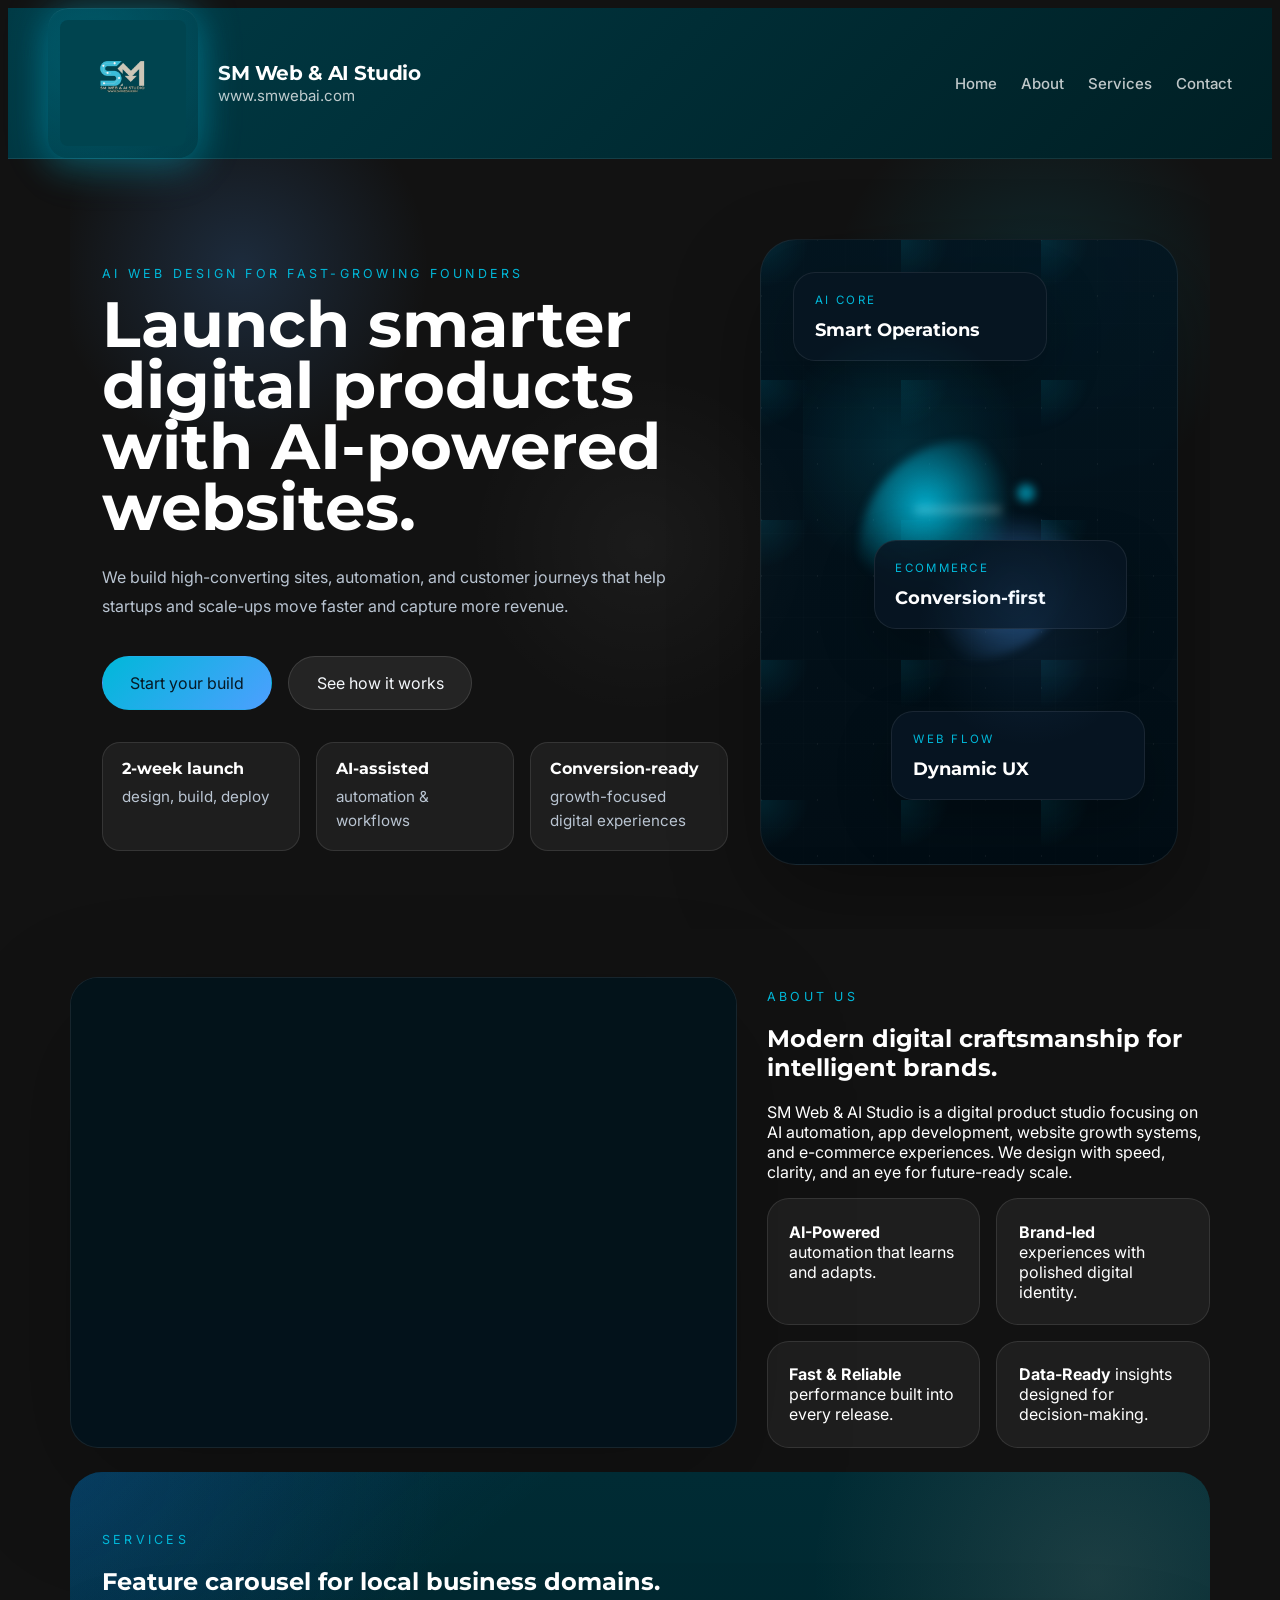
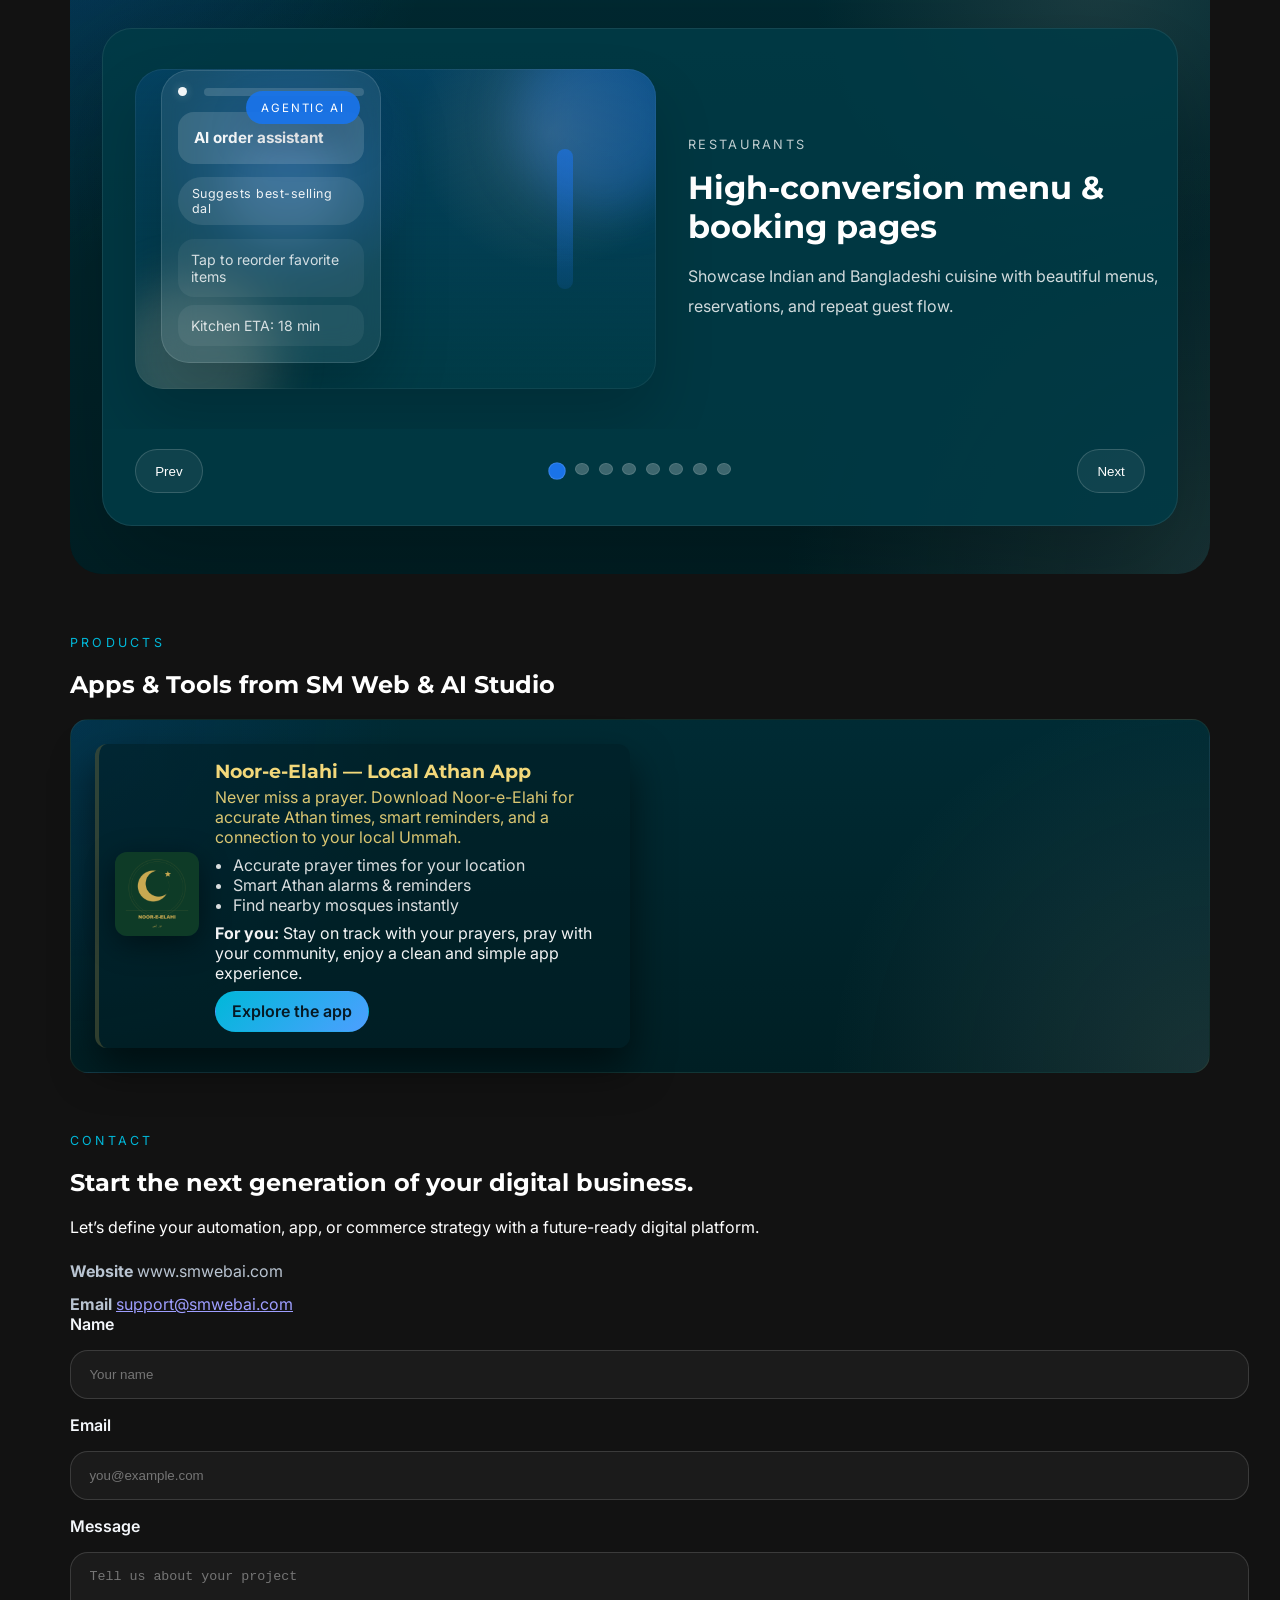
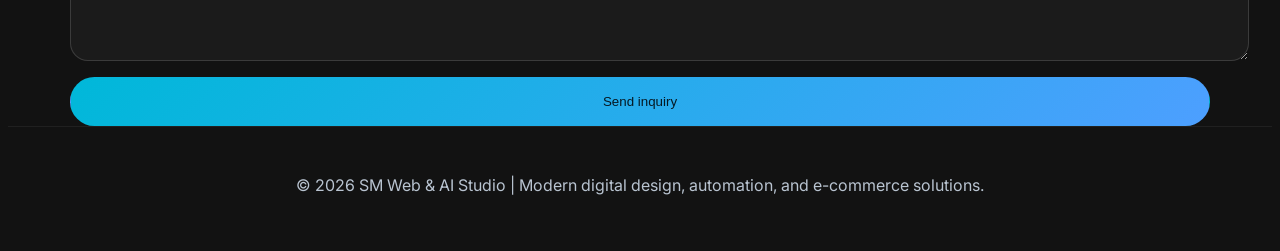
<file: index.html>
<!DOCTYPE html>
<html lang="en">
<head>
  <meta charset="UTF-8">
  <meta name="viewport" content="width=device-width, initial-scale=1.0">
  <meta name="description" content="SM Web & AI Studio delivers AI automation, app development, web design, digital solutions, and e-commerce services with modern, responsive experiences.">
  <title>SM Web & AI Studio</title>
  <link rel="icon" type="image/png" sizes="32x32" href="assets/favicon-32x32.png">
  <link rel="icon" type="image/png" sizes="16x16" href="assets/favicon-16x16.png">
  <link rel="shortcut icon" href="assets/favicon.ico">
  <link rel="apple-touch-icon" sizes="180x180" href="assets/favicon-180x180.png">
  <link rel="preconnect" href="https://fonts.googleapis.com">
  <link rel="preconnect" href="https://fonts.gstatic.com" crossorigin>
  <link href="https://fonts.googleapis.com/css2?family=Inter:wght@400;500;600;700&family=Montserrat:wght@600;700;800&display=swap" rel="stylesheet">
  <link rel="stylesheet" href="styles.css">
  <script defer src="script.js"></script>
</head>
<body>
  <div class="page-shell">
    <header class="site-header">
      <div class="brand">
        <div class="logo-wrap">
          <img id="brandLogo" class="brand-logo brand-logo--large" src="assets/logo.png" alt="SM Web & AI Studio logo" onerror="this.src='file:///C:/MK-Personal/MK-SOFTeng/SM-webandai/SMWEBAI-logo2/2.png';">
        </div>
        <div>
          <p class="brand-name">SM Web & AI Studio</p>
          <span class="brand-subtitle">www.smwebai.com</span>
        </div>
      </div>
      <button class="nav-toggle" aria-controls="site-navigation" aria-expanded="false">
        <span class="sr-only">Toggle navigation</span>
        <span></span>
        <span></span>
        <span></span>
      </button>
      <nav id="site-navigation" class="site-navigation" aria-label="Primary navigation">
        <ul class="nav-list">
          <li><a href="#home">Home</a></li>
          <li><a href="#about">About</a></li>
          <li><a href="#services">Services</a></li>
          <li><a href="#contact">Contact</a></li>
        </ul>
      </nav>
    </header>

    <main>
      <div class="content">
      <section class="hero" id="home">
        <div class="hero-copy">
          <p class="eyebrow">AI web design for fast-growing founders</p>
          <h1>Launch smarter digital products with AI-powered websites.</h1>
          <p class="hero-text">We build high-converting sites, automation, and customer journeys that help startups and scale-ups move faster and capture more revenue.</p>
          <div class="hero-actions">
            <a class="button button-primary" href="#contact">Start your build</a>
            <a class="button button-secondary" href="#services">See how it works</a>
          </div>
          <div class="hero-flash">
            <div>
              <strong>2-week launch</strong>
              <span>design, build, deploy</span>
            </div>
            <div>
              <strong>AI-assisted</strong>
              <span>automation & workflows</span>
            </div>
            <div>
              <strong>Conversion-ready</strong>
              <span>growth-focused digital experiences</span>
            </div>
          </div>
        </div>

        <canvas id="network-canvas" class="network-canvas" aria-hidden="true"></canvas>

        <aside class="hero-aside" aria-hidden="true">
          <div class="hero-visual">
            <div class="visual-grid"></div>
            <div class="visual-orb">
              <span></span>
              <span></span>
              <span></span>
            </div>
            <div class="visual-card card-1">
              <span>AI CORE</span>
              <strong>Smart Operations</strong>
            </div>
            <div class="visual-card card-2">
              <span>WEB FLOW</span>
              <strong>Dynamic UX</strong>
            </div>
            <div class="visual-card card-3">
              <span>ECOMMERCE</span>
              <strong>Conversion-first</strong>
            </div>
          </div>
        </aside>
      </section>

      <section class="about" id="about">
        <div class="about-grid about-grid--futuristic">
          <div class="about-video__wrap">
            <video class="about-video__player" autoplay muted loop playsinline>
              <source src="assets/SM-animated Logo5.mp4" type="video/mp4">
              Your browser does not support the video preview.
            </video>
          </div>
          <div>
            <div class="section-header">
              <p class="section-eyebrow">About us</p>
              <h2>Modern digital craftsmanship for intelligent brands.</h2>
            </div>
            <p>SM Web & AI Studio is a digital product studio focusing on AI automation, app development, website growth systems, and e-commerce experiences. We design with speed, clarity, and an eye for future-ready scale.</p>
            <div class="about-stats futuristic-stats">
              <div>
                <strong>AI-Powered</strong>
                <span>automation that learns and adapts.</span>
              </div>
              <div>
                <strong>Brand-led</strong>
                <span>experiences with polished digital identity.</span>
              </div>
              <div>
                <strong>Fast & Reliable</strong>
                <span>performance built into every release.</span>
              </div>
              <div>
                <strong>Data-Ready</strong>
                <span>insights designed for decision-making.</span>
              </div>
            </div>
          </div>
        </div>
      </section>

      <section class="services services-carousel" id="services">
        <div class="section-header">
          <p class="section-eyebrow">Services</p>
          <h2>Feature carousel for local business domains.</h2>
        </div>
        <div class="carousel-outer">
          <div class="carousel-track-wrapper">
            <div class="carousel-track">
              <article class="carousel-slide active" data-index="0">
                <div class="slide-visual slide-visual--restaurant">
                  <div class="slide-glow"></div>
                  <div class="slide-shape slide-shape--circle"></div>
                  <div class="slide-shape slide-shape--stripe"></div>
                  <div class="slide-app slide-app--ai">
                    <div class="app-device">
                      <div class="app-header"><span class="app-dot"></span><span></span><span></span></div>
                      <div class="app-body">
                        <div class="app-row app-row--lead">AI order assistant</div>
                        <div class="app-pill">Suggests best-selling dal</div>
                        <div class="app-list">
                          <div class="app-list-item">Tap to reorder favorite items</div>
                          <div class="app-list-item">Kitchen ETA: 18 min</div>
                        </div>
                      </div>
                    </div>
                    <div class="slide-badge slide-badge--agent">Agentic AI</div>
                  </div>
                </div>
                <div class="slide-copy">
                  <span class="slide-tag">Restaurants</span>
                  <h3>High-conversion menu & booking pages</h3>
                  <p>Showcase Indian and Bangladeshi cuisine with beautiful menus, reservations, and repeat guest flow.</p>
                </div>
              </article>
              <article class="carousel-slide" data-index="1">
                <div class="slide-visual slide-visual--grocery">
                  <div class="slide-glow"></div>
                  <div class="slide-shape slide-shape--dot"></div>
                  <div class="slide-shape slide-shape--grid"></div>
                  <div class="slide-app slide-app--fresh">
                    <div class="app-device">
                      <div class="app-header"><span class="app-dot"></span><span></span><span></span></div>
                      <div class="app-body">
                        <div class="app-row app-row--lead">Orders ready</div>
                        <div class="app-pill app-pill--fresh">Fresh pickup slot</div>
                        <div class="app-list">
                          <div class="app-list-item">3 items in basket</div>
                          <div class="app-list-item">Local delivery by 5:20 PM</div>
                        </div>
                      </div>
                    </div>
                    <div class="slide-badge slide-badge--fresh">Fresh app</div>
                  </div>
                </div>
                <div class="slide-copy">
                  <span class="slide-tag">Groceries</span>
                  <h3>Pickup and delivery in one smooth flow</h3>
                  <p>Fast order pages, store highlights, and local delivery scheduling for neighborhood grocery stores.</p>
                </div>
              </article>
              <article class="carousel-slide" data-index="2">
                <div class="slide-visual slide-visual--coffee">
                  <div class="slide-glow"></div>
                  <div class="slide-shape slide-shape--bean"></div>
                  <div class="slide-shape slide-shape--arc"></div>
                </div>
                <div class="slide-copy">
                  <span class="slide-tag">Coffee Shops</span>
                  <h3>Warm, welcoming cafe experiences</h3>
                  <p>Menus, loyalty offers, and location pages designed for coffee lovers and community hangouts.</p>
                </div>
              </article>
              <article class="carousel-slide" data-index="3">
                <div class="slide-visual slide-visual--barber">
                  <div class="slide-glow"></div>
                  <div class="slide-shape slide-shape--line"></div>
                  <div class="slide-shape slide-shape--curve"></div>
                </div>
                <div class="slide-copy">
                  <span class="slide-tag">Barbers</span>
                  <h3>Refresh your booking and storefront image</h3>
                  <p>Modern service menus, appointment booking, and client trust signals for barbers and salons.</p>
                </div>
              </article>
              <article class="carousel-slide" data-index="4">
                <div class="slide-visual slide-visual--plumbing">
                  <div class="slide-glow"></div>
                  <div class="slide-shape slide-shape--drop"></div>
                  <div class="slide-shape slide-shape--wave"></div>
                  <div class="slide-app slide-app--service">
                    <div class="app-device">
                      <div class="app-header"><span class="app-dot"></span><span></span><span></span></div>
                      <div class="app-body">
                        <div class="app-row app-row--lead">Plumbing dispatch</div>
                        <div class="app-pill app-pill--service">Leak fix in 15 min</div>
                        <div class="app-list">
                          <div class="app-list-item">Schedule tech now</div>
                          <div class="app-list-item">Nearby certified plumber</div>
                        </div>
                      </div>
                    </div>
                    <div class="slide-badge slide-badge--service">Instant dispatch</div>
                  </div>
                </div>
                <div class="slide-copy">
                  <span class="slide-tag">Plumbing</span>
                  <h3>Emergency service pages that convert calls</h3>
                  <p>Clear service offers, rapid contact links, and trust-building local credentials.</p>
                </div>
              </article>
              <article class="carousel-slide" data-index="5">
                <div class="slide-visual slide-visual--hvac">
                  <div class="slide-glow"></div>
                  <div class="slide-shape slide-shape--fan"></div>
                  <div class="slide-shape slide-shape--line"></div>
                  <div class="slide-app slide-app--comfort">
                    <div class="app-device">
                      <div class="app-header"><span class="app-dot"></span><span></span><span></span></div>
                      <div class="app-body">
                        <div class="app-row app-row--lead">Comfort control</div>
                        <div class="app-pill app-pill--comfort">Smart thermostat online</div>
                        <div class="app-list">
                          <div class="app-list-item">Service appointment booked</div>
                          <div class="app-list-item">24/7 emergency access</div>
                        </div>
                      </div>
                    </div>
                    <div class="slide-badge slide-badge--comfort">Smart comfort</div>
                  </div>
                </div>
                <div class="slide-copy">
                  <span class="slide-tag">HVAC</span>
                  <h3>Cooling and heating services built for local trust</h3>
                  <p>Service descriptions, booking callouts, and equipment reliability messaging for home services.</p>
                </div>
              </article>
              <article class="carousel-slide" data-index="6">
                <div class="slide-visual slide-visual--construction">
                  <div class="slide-glow"></div>
                  <div class="slide-shape slide-shape--block"></div>
                  <div class="slide-shape slide-shape--beam"></div>
                </div>
                <div class="slide-copy">
                  <span class="slide-tag">Construction</span>
                  <h3>Project portfolios with lead-ready contact</h3>
                  <p>Showcase crew, completed works, and easy estimate request actions for builders.</p>
                </div>
              </article>
              <article class="carousel-slide" data-index="7">
                <div class="slide-visual slide-visual--retail">
                  <div class="slide-glow"></div>
                  <div class="slide-shape slide-shape--tag"></div>
                  <div class="slide-shape slide-shape--grid"></div>
                </div>
                <div class="slide-copy">
                  <span class="slide-tag">Retail</span>
                  <h3>Local storefronts with product highlight pages</h3>
                  <p>Store hours, featured collections, and neighborhood-focused shopping experiences.</p>
                </div>
              </article>
            </div>
          </div>
          <div class="carousel-controls">
            <button type="button" class="carousel-btn carousel-btn--prev">Prev</button>
            <div class="carousel-dots"></div>
            <button type="button" class="carousel-btn carousel-btn--next">Next</button>
          </div>
        </div>
      </section>

      <section class="products" id="products">
        <div class="section-header">
          <p class="section-eyebrow">Products</p>
          <h2>Apps & Tools from SM Web & AI Studio</h2>
        </div>
        <div class="products-grid">
          <article class="product-card" id="noor-e-elahi">
            <div class="product-media">
              <img src="assets/noor-e-elahi.png" alt="Noor-e-Elahi logo" onerror="this.src='assets/placeholder-app.png';">
            </div>
            <div class="product-copy">
              <h3>Noor-e-Elahi — Local Athan App</h3>
              <p class="product-summary">Never miss a prayer. Download Noor-e-Elahi for accurate Athan times, smart reminders, and a connection to your local Ummah.</p>
              <ul class="product-features">
                <li>Accurate prayer times for your location</li>
                <li>Smart Athan alarms & reminders</li>
                <li>Find nearby mosques instantly</li>
              </ul>
              <p class="product-benefits"><strong>For you:</strong> Stay on track with your prayers, pray with your community, enjoy a clean and simple app experience.</p>
              <div class="product-actions">
                <a class="button button-primary" href="noor-e-elahi.html">Explore the app</a>
              </div>
            </div>
          </article>
        </div>
      </section>

      <section class="contact" id="contact">
        <div class="section-header">
          <p class="section-eyebrow">Contact</p>
          <h2>Start the next generation of your digital business.</h2>
        </div>
        <div class="contact-grid">
          <div>
            <p>Let’s define your automation, app, or commerce strategy with a future-ready digital platform.</p>
            <ul class="contact-info">
              <li><strong>Website</strong> www.smwebai.com</li>
              <li><strong>Email</strong> <a href="mailto:support@smwebai.com">support@smwebai.com</a></li>
            </ul>
          </div>
          <form class="contact-form" action="https://formsubmit.co/support@smwebai.com" method="POST" target="_blank">
            <input type="hidden" name="_captcha" value="false">
            <input type="hidden" name="_subject" value="New inquiry from smwebai.com">
            <input type="hidden" name="_next" value="https://smwebai.com/?thank-you=1">

            <label for="name">Name</label>
            <input type="text" id="name" name="name" placeholder="Your name" required>

            <label for="email">Email</label>
            <input type="email" id="email" name="email" placeholder="you@example.com" required>

            <label for="message">Message</label>
            <textarea id="message" name="message" rows="5" placeholder="Tell us about your project"></textarea>

            <button type="submit" class="button button-primary">Send inquiry</button>
          </form>
        </div>
      </section>
      </div>
    </main>

    <footer class="site-footer">
      <p>© 2026 SM Web & AI Studio | Modern digital design, automation, and e-commerce solutions.</p>
    </footer>
  </div>
</body>
</html>
</file>
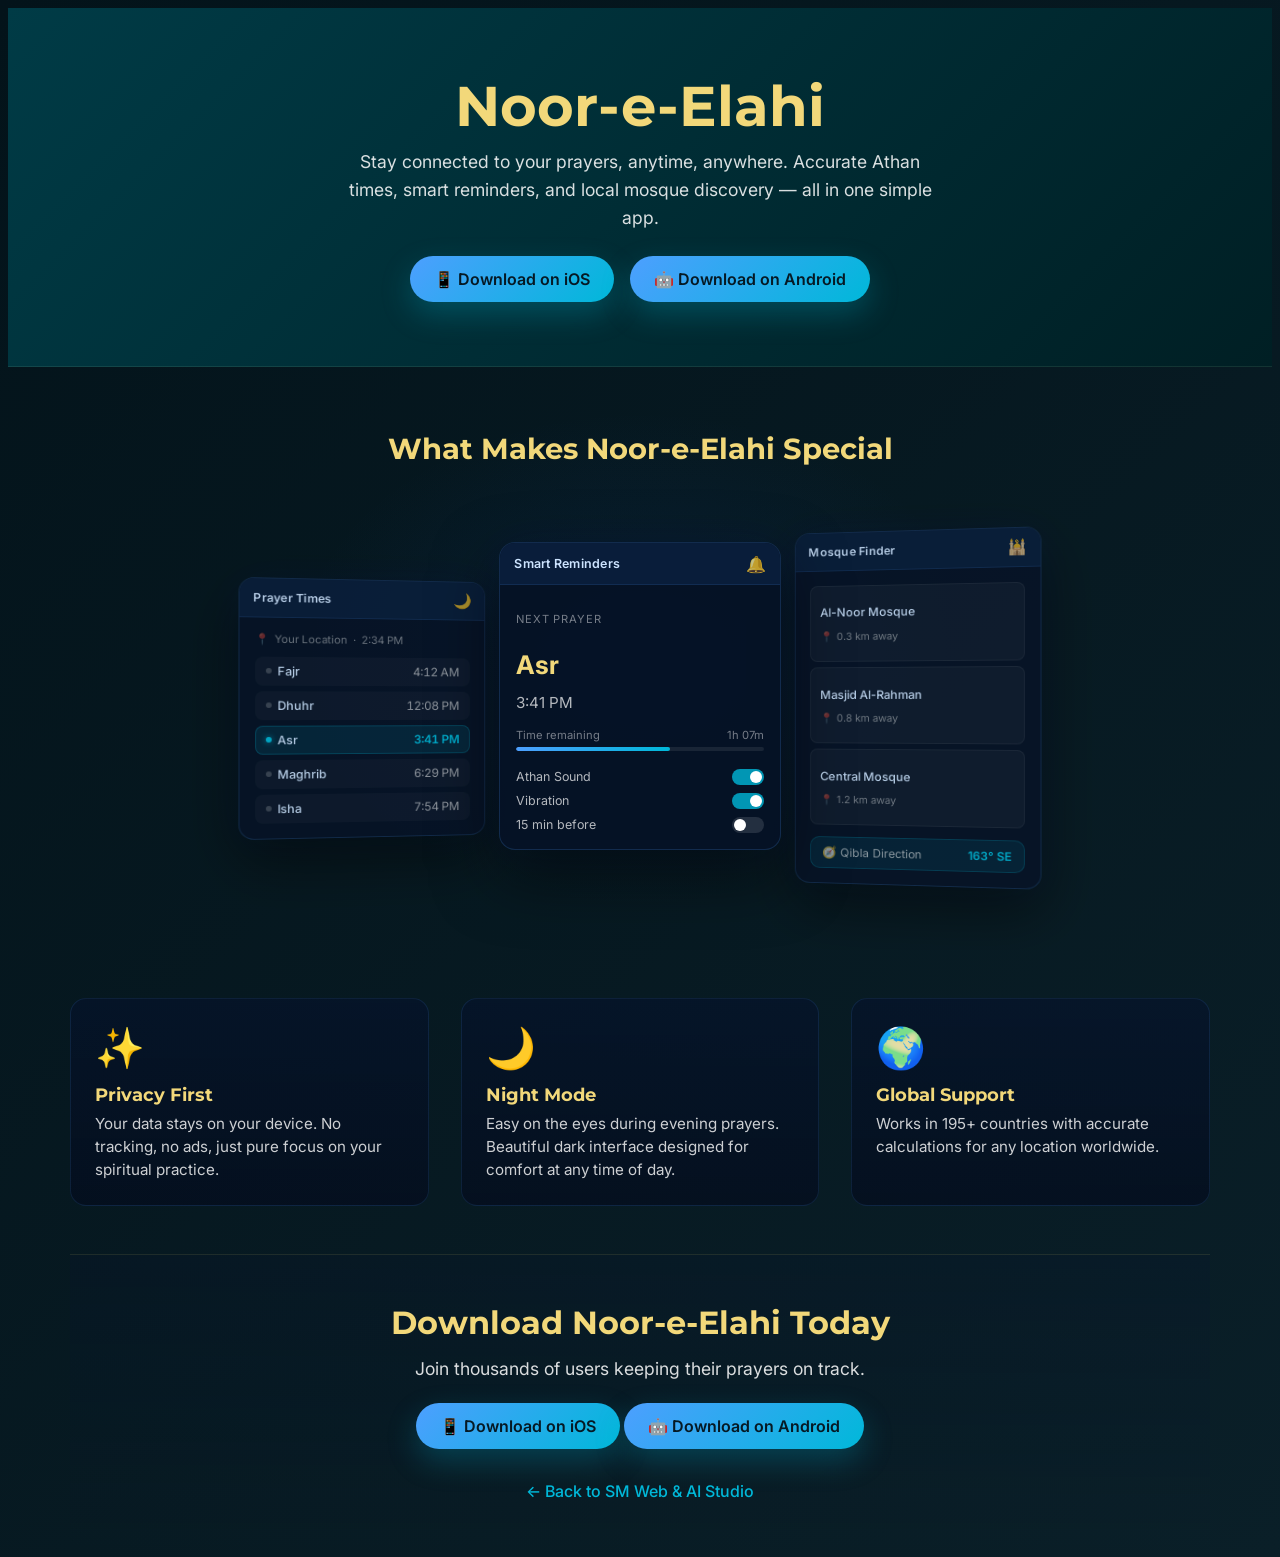
<file: noor-e-elahi.html>
<!DOCTYPE html>
<html lang="en">
<head>
  <meta charset="UTF-8">
  <meta name="viewport" content="width=device-width, initial-scale=1.0">
  <meta name="description" content="Noor-e-Elahi — A lightweight, prayer-focused app for accurate Athan times, alarms, and community connection.">
  <title>Noor-e-Elahi — Local Athan App</title>
  <link rel="preconnect" href="https://fonts.googleapis.com">
  <link rel="preconnect" href="https://fonts.gstatic.com" crossorigin>
  <link href="https://fonts.googleapis.com/css2?family=Inter:wght@400;500;600;700&family=Montserrat:wght@600;700;800&display=swap" rel="stylesheet">
  <link rel="stylesheet" href="styles.css">
  <style>
    body {
      background: linear-gradient(135deg, #03131a 0%, #0a1f28 100%);
      color: #f4f7fb;
    }
    .product-hero {
      padding: 4rem 2rem;
      text-align: center;
      background: linear-gradient(135deg, #003B46 0%, #001F24 100%);
      border-bottom: 1px solid rgba(242, 216, 122, 0.08);
    }
    .product-hero h1 {
      font-family: 'Montserrat', sans-serif;
      font-size: clamp(2rem, 5vw, 3.5rem);
      margin: 0 0 0.5rem 0;
      color: #f2d87a;
    }
    .product-hero .tagline {
      font-size: 1.1rem;
      color: rgba(255, 255, 255, 0.85);
      max-width: 600px;
      margin: 0 auto 1rem;
      line-height: 1.6;
    }
    .product-hero .download-buttons {
      display: flex;
      gap: 1rem;
      justify-content: center;
      flex-wrap: wrap;
      margin-top: 1.5rem;
    }
    .download-btn {
      display: inline-flex;
      align-items: center;
      gap: 0.5rem;
      padding: 0.8rem 1.5rem;
      background: linear-gradient(135deg, #4d9fff, #00b8d9);
      color: #061924;
      border: none;
      border-radius: 999px;
      font-weight: 600;
      cursor: pointer;
      text-decoration: none;
      transition: transform 0.2s ease, box-shadow 0.2s ease;
      box-shadow: 0 12px 30px rgba(0, 184, 217, 0.25);
    }
    .download-btn:hover {
      transform: translateY(-2px);
      box-shadow: 0 18px 40px rgba(0, 184, 217, 0.35);
    }
    .content-wrapper {
      max-width: 1140px;
      margin: 0 auto;
      padding: 0 1.25rem;
    }

    /* ── Floating Preview Section ── */
    .floating-preview {
      padding: 4rem 0 3rem;
      position: relative;
      overflow: hidden;
    }
    .floating-preview::before {
      content: '';
      position: absolute;
      top: 50%;
      left: 50%;
      transform: translate(-50%, -50%);
      width: 700px;
      height: 500px;
      background: radial-gradient(ellipse, rgba(30, 90, 200, 0.12), transparent 70%);
      pointer-events: none;
    }
    .floating-preview h2 {
      text-align: center;
      font-family: 'Montserrat', sans-serif;
      color: #f2d87a;
      margin: 0 0 3rem 0;
      font-size: 1.8rem;
      position: relative;
      z-index: 1;
    }
    .preview-stage {
      display: flex;
      align-items: center;
      justify-content: center;
      gap: 1.25rem;
      position: relative;
      z-index: 1;
      perspective: 1200px;
    }
    .preview-card {
      width: 260px;
      background: rgba(6, 18, 38, 0.96);
      border: 1px solid rgba(77, 159, 255, 0.18);
      border-radius: 16px;
      overflow: hidden;
      box-shadow: 0 24px 64px rgba(0, 0, 0, 0.55), 0 0 40px rgba(20, 80, 200, 0.08);
      flex-shrink: 0;
      transition: transform 0.35s ease, box-shadow 0.35s ease;
    }
    .preview-card:hover {
      box-shadow: 0 28px 72px rgba(0, 0, 0, 0.65), 0 0 60px rgba(0, 184, 217, 0.12);
    }
    .preview-card.card-left {
      transform: rotateY(12deg) translateX(16px) scale(0.92);
      opacity: 0.88;
      z-index: 1;
    }
    .preview-card.card-center {
      transform: translateY(-12px);
      z-index: 3;
      width: 280px;
    }
    .preview-card.card-right {
      transform: rotateY(-12deg) translateX(-16px) scale(0.92);
      opacity: 0.88;
      z-index: 1;
    }
    .pc-header {
      padding: 0.65rem 0.9rem;
      background: rgba(10, 30, 60, 0.9);
      border-bottom: 1px solid rgba(77, 159, 255, 0.12);
      display: flex;
      align-items: center;
      justify-content: space-between;
    }
    .pc-header-title {
      font-size: 0.78rem;
      font-weight: 600;
      color: #cde4ff;
      letter-spacing: 0.02em;
    }
    .pc-header-icon {
      font-size: 1rem;
      opacity: 0.75;
    }
    .pc-body {
      padding: 1rem;
    }

    /* Prayer Times card */
    .prayer-list {
      list-style: none;
      margin: 0;
      padding: 0;
      display: flex;
      flex-direction: column;
      gap: 0.35rem;
    }
    .prayer-row {
      display: flex;
      align-items: center;
      justify-content: space-between;
      padding: 0.45rem 0.6rem;
      border-radius: 8px;
      font-size: 0.8rem;
    }
    .prayer-row.active {
      background: rgba(0, 184, 217, 0.12);
      border: 1px solid rgba(0, 184, 217, 0.25);
    }
    .prayer-row:not(.active) {
      background: rgba(255, 255, 255, 0.03);
      border: 1px solid transparent;
    }
    .prayer-name {
      font-weight: 500;
      color: #cde4ff;
      display: flex;
      align-items: center;
      gap: 0.4rem;
    }
    .prayer-name .dot-indicator {
      width: 6px;
      height: 6px;
      border-radius: 50%;
      background: rgba(255,255,255,0.2);
      flex-shrink: 0;
    }
    .prayer-row.active .dot-indicator {
      background: #00b8d9;
      box-shadow: 0 0 6px rgba(0, 184, 217, 0.7);
    }
    .prayer-time {
      color: rgba(255,255,255,0.6);
      font-variant-numeric: tabular-nums;
    }
    .prayer-row.active .prayer-time {
      color: #00b8d9;
      font-weight: 600;
    }
    .location-bar {
      display: flex;
      align-items: center;
      gap: 0.4rem;
      font-size: 0.72rem;
      color: rgba(255,255,255,0.45);
      margin-bottom: 0.75rem;
    }

    /* Reminders card */
    .next-prayer-label {
      font-size: 0.7rem;
      text-transform: uppercase;
      letter-spacing: 0.08em;
      color: rgba(255,255,255,0.45);
      margin-bottom: 0.25rem;
    }
    .next-prayer-name {
      font-size: 1.6rem;
      font-weight: 700;
      color: #f2d87a;
      line-height: 1;
      margin-bottom: 0.2rem;
    }
    .next-prayer-time {
      font-size: 0.95rem;
      color: rgba(255,255,255,0.7);
      margin-bottom: 1rem;
    }
    .countdown-bar-wrap {
      margin-bottom: 1.1rem;
    }
    .countdown-label {
      display: flex;
      justify-content: space-between;
      font-size: 0.7rem;
      color: rgba(255,255,255,0.45);
      margin-bottom: 0.35rem;
    }
    .countdown-bar {
      height: 4px;
      background: rgba(255,255,255,0.08);
      border-radius: 99px;
      overflow: hidden;
    }
    .countdown-fill {
      height: 100%;
      width: 62%;
      background: linear-gradient(90deg, #4d9fff, #00b8d9);
      border-radius: 99px;
    }
    .notif-list {
      display: flex;
      flex-direction: column;
      gap: 0.5rem;
    }
    .notif-row {
      display: flex;
      align-items: center;
      justify-content: space-between;
      font-size: 0.78rem;
    }
    .notif-label {
      color: rgba(255,255,255,0.7);
    }
    .toggle {
      width: 32px;
      height: 16px;
      border-radius: 99px;
      position: relative;
      flex-shrink: 0;
    }
    .toggle.on {
      background: rgba(0, 184, 217, 0.8);
    }
    .toggle.off {
      background: rgba(255,255,255,0.12);
    }
    .toggle::after {
      content: '';
      position: absolute;
      top: 2px;
      width: 12px;
      height: 12px;
      border-radius: 50%;
      background: #fff;
      transition: left 0.2s;
    }
    .toggle.on::after { left: 18px; }
    .toggle.off::after { left: 2px; }

    /* Mosque Finder card */
    .mosque-list {
      display: flex;
      flex-direction: column;
      gap: 0.4rem;
      margin-bottom: 0.85rem;
    }
    .mosque-row {
      padding: 0.55rem 0.6rem;
      border-radius: 8px;
      background: rgba(255,255,255,0.04);
      border: 1px solid rgba(255,255,255,0.06);
    }
    .mosque-name {
      font-size: 0.8rem;
      font-weight: 500;
      color: #cde4ff;
      margin-bottom: 0.15rem;
    }
    .mosque-dist {
      font-size: 0.7rem;
      color: rgba(255,255,255,0.45);
      display: flex;
      align-items: center;
      gap: 0.3rem;
    }
    .qibla-badge {
      display: flex;
      align-items: center;
      justify-content: space-between;
      padding: 0.55rem 0.75rem;
      background: rgba(0, 184, 217, 0.1);
      border: 1px solid rgba(0, 184, 217, 0.2);
      border-radius: 10px;
      font-size: 0.78rem;
    }
    .qibla-label {
      color: rgba(255,255,255,0.6);
    }
    .qibla-value {
      color: #00b8d9;
      font-weight: 600;
    }

    /* ── Feature Cards ── */
    .features-section {
      padding: 3rem 0;
      display: grid;
      grid-template-columns: repeat(auto-fit, minmax(280px, 1fr));
      gap: 2rem;
    }
    .feature-card {
      background: linear-gradient(180deg, rgba(5, 18, 45, 0.6), rgba(4, 12, 30, 0.7));
      border: 1px solid rgba(77, 159, 255, 0.12);
      border-radius: 16px;
      padding: 1.5rem;
      transition: transform 0.3s ease, box-shadow 0.3s ease;
    }
    .feature-card:hover {
      transform: translateY(-4px);
      box-shadow: 0 20px 50px rgba(0, 0, 0, 0.3), 0 0 30px rgba(0, 100, 200, 0.08);
    }
    .feature-card .icon {
      font-size: 2.5rem;
      margin-bottom: 0.75rem;
      display: inline-block;
    }
    .feature-card h3 {
      margin: 0 0 0.5rem 0;
      color: #f2d87a;
      font-size: 1.1rem;
    }
    .feature-card p {
      margin: 0;
      color: rgba(255, 255, 255, 0.8);
      font-size: 0.95rem;
      line-height: 1.5;
    }

    /* ── CTA ── */
    .cta-section {
      padding: 3rem 0;
      text-align: center;
      background: linear-gradient(180deg, rgba(5, 18, 45, 0.2), transparent);
      border-top: 1px solid rgba(242, 216, 122, 0.1);
    }
    .cta-section h2 {
      font-size: 2rem;
      color: #f2d87a;
      margin: 0 0 1rem 0;
      font-family: 'Montserrat', sans-serif;
    }
    .cta-section p {
      font-size: 1.1rem;
      color: rgba(255, 255, 255, 0.85);
      margin: 0 0 1.5rem 0;
    }
    .back-link {
      display: inline-block;
      margin-top: 2rem;
      color: #00b8d9;
      text-decoration: none;
      font-weight: 500;
      transition: color 0.2s ease;
    }
    .back-link:hover {
      color: #4d9fff;
    }

    @media (max-width: 768px) {
      .preview-stage {
        flex-direction: column;
        align-items: center;
        perspective: none;
      }
      .preview-card.card-left,
      .preview-card.card-right {
        transform: none;
        opacity: 1;
        width: 260px;
      }
      .preview-card.card-center {
        transform: none;
        width: 260px;
      }
    }
  </style>
</head>
<body>
  <div class="product-hero">
    <div class="content-wrapper">
      <h1>Noor-e-Elahi</h1>
      <p class="tagline">Stay connected to your prayers, anytime, anywhere. Accurate Athan times, smart reminders, and local mosque discovery — all in one simple app.</p>
      <div class="download-buttons">
        <a href="#" class="download-btn">📱 Download on iOS</a>
        <a href="#" class="download-btn">🤖 Download on Android</a>
      </div>
    </div>
  </div>

  <div class="content-wrapper">

    <!-- Floating App Preview -->
    <section class="floating-preview">
      <h2>What Makes Noor-e-Elahi Special</h2>
      <div class="preview-stage">

        <!-- Card 1: Prayer Times -->
        <div class="preview-card card-left">
          <div class="pc-header">
            <span class="pc-header-title">Prayer Times</span>
            <span class="pc-header-icon">🌙</span>
          </div>
          <div class="pc-body">
            <div class="location-bar">
              <span>📍</span>
              <span>Your Location &nbsp;·&nbsp; 2:34 PM</span>
            </div>
            <ul class="prayer-list">
              <li class="prayer-row">
                <span class="prayer-name"><span class="dot-indicator"></span>Fajr</span>
                <span class="prayer-time">4:12 AM</span>
              </li>
              <li class="prayer-row">
                <span class="prayer-name"><span class="dot-indicator"></span>Dhuhr</span>
                <span class="prayer-time">12:08 PM</span>
              </li>
              <li class="prayer-row active">
                <span class="prayer-name"><span class="dot-indicator"></span>Asr</span>
                <span class="prayer-time">3:41 PM</span>
              </li>
              <li class="prayer-row">
                <span class="prayer-name"><span class="dot-indicator"></span>Maghrib</span>
                <span class="prayer-time">6:29 PM</span>
              </li>
              <li class="prayer-row">
                <span class="prayer-name"><span class="dot-indicator"></span>Isha</span>
                <span class="prayer-time">7:54 PM</span>
              </li>
            </ul>
          </div>
        </div>

        <!-- Card 2: Smart Reminders (center) -->
        <div class="preview-card card-center">
          <div class="pc-header">
            <span class="pc-header-title">Smart Reminders</span>
            <span class="pc-header-icon">🔔</span>
          </div>
          <div class="pc-body">
            <p class="next-prayer-label">Next Prayer</p>
            <p class="next-prayer-name">Asr</p>
            <p class="next-prayer-time">3:41 PM</p>
            <div class="countdown-bar-wrap">
              <div class="countdown-label">
                <span>Time remaining</span>
                <span>1h 07m</span>
              </div>
              <div class="countdown-bar">
                <div class="countdown-fill"></div>
              </div>
            </div>
            <div class="notif-list">
              <div class="notif-row">
                <span class="notif-label">Athan Sound</span>
                <div class="toggle on"></div>
              </div>
              <div class="notif-row">
                <span class="notif-label">Vibration</span>
                <div class="toggle on"></div>
              </div>
              <div class="notif-row">
                <span class="notif-label">15 min before</span>
                <div class="toggle off"></div>
              </div>
            </div>
          </div>
        </div>

        <!-- Card 3: Mosque Finder -->
        <div class="preview-card card-right">
          <div class="pc-header">
            <span class="pc-header-title">Mosque Finder</span>
            <span class="pc-header-icon">🕌</span>
          </div>
          <div class="pc-body">
            <div class="mosque-list">
              <div class="mosque-row">
                <p class="mosque-name">Al-Noor Mosque</p>
                <p class="mosque-dist"><span>📍</span> 0.3 km away</p>
              </div>
              <div class="mosque-row">
                <p class="mosque-name">Masjid Al-Rahman</p>
                <p class="mosque-dist"><span>📍</span> 0.8 km away</p>
              </div>
              <div class="mosque-row">
                <p class="mosque-name">Central Mosque</p>
                <p class="mosque-dist"><span>📍</span> 1.2 km away</p>
              </div>
            </div>
            <div class="qibla-badge">
              <span class="qibla-label">🧭 Qibla Direction</span>
              <span class="qibla-value">163° SE</span>
            </div>
          </div>
        </div>

      </div>
    </section>

    <section class="features-section">
      <div class="feature-card">
        <div class="icon">✨</div>
        <h3>Privacy First</h3>
        <p>Your data stays on your device. No tracking, no ads, just pure focus on your spiritual practice.</p>
      </div>
      <div class="feature-card">
        <div class="icon">🌙</div>
        <h3>Night Mode</h3>
        <p>Easy on the eyes during evening prayers. Beautiful dark interface designed for comfort at any time of day.</p>
      </div>
      <div class="feature-card">
        <div class="icon">🌍</div>
        <h3>Global Support</h3>
        <p>Works in 195+ countries with accurate calculations for any location worldwide.</p>
      </div>
    </section>

    <section class="cta-section">
      <h2>Download Noor-e-Elahi Today</h2>
      <p>Join thousands of users keeping their prayers on track.</p>
      <div class="download-buttons">
        <a href="#" class="download-btn">📱 Download on iOS</a>
        <a href="#" class="download-btn">🤖 Download on Android</a>
      </div>
      <a href="index.html" class="back-link">← Back to SM Web & AI Studio</a>
    </section>
  </div>
</body>
</html>
</file>
<file: styles.css>
:root {
  color-scheme: dark;
  --bg: #03131a;
  --panel: rgba(4, 26, 38, 0.88);
  --panel-soft: rgba(6, 29, 45, 0.92);
  --text: #f4f7fb;
  --muted: #b9c4d1;
  --accent: #00b8d9;
  --accent-soft: #4d9fff;
  --contrast: #c5b8a5;
  --border: rgba(255, 255, 255, 0.1);
  --shadow: 0 34px 90px rgba(0, 0, 0, 0.32);
}

html {
  font-family: 'Inter', sans-serif;
}

h1, h2, h3, h4, h5, h6 {
  font-family: 'Montserrat', sans-serif;
}

.brand-logo {
  width: 50px;
  height: 50px;
  object-fit: contain;
  border-radius: 16px;
  background: rgba(0, 184, 217, 0.14);
  padding: 0.5rem;
  transition: transform 300ms ease, box-shadow 300ms ease;
  backface-visibility: hidden;
}

.brand-logo--large {
  width: 126px;
  height: 126px;
  border-radius: 20px;
  padding: 0.75rem;
  background: radial-gradient(circle at 30% 30%, rgba(0, 184, 217, 0.25), rgba(0, 184, 217, 0.08));
  box-shadow: 0 0 40px rgba(0, 184, 217, 0.4), 0 15px 40px rgba(0, 184, 217, 0.15), inset 0 1px 0 rgba(255, 255, 255, 0.06);
  transform: translateZ(0);
  will-change: transform, box-shadow;
}

@keyframes logo-pulse {
  0% { transform: scale(1); box-shadow: 0 0 40px rgba(0, 184, 217, 0.4), 0 15px 40px rgba(0, 184, 217, 0.15); }
  50% { transform: scale(1.06); box-shadow: 0 0 60px rgba(0, 184, 217, 0.5), 0 20px 50px rgba(0, 184, 217, 0.25); }
  100% { transform: scale(1); box-shadow: 0 0 40px rgba(0, 184, 217, 0.4), 0 15px 40px rgba(0, 184, 217, 0.15); }
}

@media (prefers-reduced-motion: no-preference) {
  .brand-logo--large {
    animation: logo-pulse 4.5s ease-in-out infinite;
  }
  .logo-wrap {
    cursor: pointer;
    perspective: 900px;
    display: inline-block;
  }
}

@media (prefers-reduced-motion: reduce) {
  .brand-logo--large {
    animation: none;
  }
}

.brand-logo:focus {
  outline: 2px solid rgba(0, 184, 217, 0.12);
}

.site-header {
  position: sticky;
  top: 0;
  z-index: 20;
  display: flex;
  align-items: center;
  justify-content: space-between;
  gap: 1.5rem;
  min-height: 128px;
  padding: 0 40px;
  background: linear-gradient(135deg, #003B46 0%, #001F24 100%);
  border-bottom: 1px solid rgba(255, 255, 255, 0.08);
  backdrop-filter: blur(18px);
}

.brand {
  display: flex;
  align-items: center;
  gap: 1.25rem;
  flex-shrink: 0;
}

.logo-wrap {
  display: grid;
  place-items: center;
}

.brand-name {
  margin: 0;
  font-family: 'Montserrat', sans-serif;
  font-size: 1.25rem;
  font-weight: 700;
  letter-spacing: -0.5px;
}

.brand-subtitle {
  color: rgba(255, 255, 255, 0.75);
  font-family: 'Inter', sans-serif;
  font-size: 15px;
  font-weight: 400;
}

.nav-toggle {
  display: none;
  border: 0;
  background: transparent;
  padding: 0.5rem;
  cursor: pointer;
}

.nav-toggle span {
  display: block;
  width: 25px;
  height: 2px;
  background: var(--text);
  margin: 5px 0;
  border-radius: 999px;
}

.site-navigation {
  display: flex;
}

.nav-list {
  list-style: none;
  margin: 0;
  padding: 0;
  display: flex;
  align-items: center;
  gap: 1.5rem;
}

.nav-list a {
  color: rgba(255, 255, 255, 0.75);
  font-family: 'Inter', sans-serif;
  font-weight: 500;
  font-size: 15px;
  text-decoration: none;
  transition: color 0.2s ease, transform 0.2s ease;
}

.nav-list a:hover,
.nav-list a:focus-visible {
  color: var(--text);
  transform: translateY(-1px);
}

.section-header {
  max-width: 760px;
  margin-bottom: 2rem;
}

.section-eyebrow,
.eyebrow {
  text-transform: uppercase;
  letter-spacing: 0.26em;
  color: var(--accent);
  font-size: 0.78rem;
  margin-bottom: 0.85rem;
}

.hero {
  padding: 5rem 2rem 4rem;
  display: grid;
  grid-template-columns: 1.2fr 0.8fr;
  gap: 2rem;
  align-items: center;
  position: relative;
  overflow: hidden;
}

.hero::before {
  content: '';
  position: absolute;
  inset: 0;
  background-image: radial-gradient(circle at 15% 14%, rgba(77, 159, 255, 0.18), transparent 16%),
    radial-gradient(circle at 85% 18%, rgba(0, 184, 217, 0.14), transparent 18%);
  pointer-events: none;
}

 .network-canvas {
  position: absolute;
  inset: 0;
  z-index: 0;
  width: 100%;
  height: 100%;
  display: block;
  pointer-events: none;
}

.hero::after {
  content: '';
  position: absolute;
  inset: 0;
  background: radial-gradient(circle at center, rgba(255,255,255,0.04), transparent 25%);
  pointer-events: none;
}

.hero-copy {
  position: relative;
  z-index: 1;
}

.hero h1 {
  font-family: 'Montserrat', sans-serif;
  font-size: clamp(3rem, 5vw, 4.8rem);
  line-height: 0.95;
  margin: 0;
  max-width: 13ch;
}

.hero-text {
  color: var(--muted);
  max-width: 42rem;
  margin: 1.6rem 0 2.2rem;
  line-height: 1.8;
}

.hero-actions {
  display: flex;
  flex-wrap: wrap;
  gap: 1rem;
}

.button {
  display: inline-flex;
  align-items: center;
  justify-content: center;
  padding: 1rem 1.7rem;
  border-radius: 999px;
  border: 1px solid transparent;
  text-decoration: none;
  transition: transform 0.2s ease, background-color 0.2s ease, box-shadow 0.2s ease;
}

.button:hover,
.button:focus-visible {
  transform: translateY(-1px);
  box-shadow: 0 18px 40px rgba(0, 184, 217, 0.18);
}

.button-primary {
  background: linear-gradient(135deg, var(--accent), var(--accent-soft));
  color: #061924;
}

.button-secondary {
  background: rgba(255, 255, 255, 0.08);
  color: var(--text);
  border-color: rgba(255, 255, 255, 0.12);
}

.hero-flash {
  display: grid;
  grid-template-columns: repeat(3, minmax(0, 1fr));
  gap: 1rem;
  margin-top: 2rem;
}

.content {
  max-width: 1140px;
  margin: 0 auto;
  padding: 0 1.25rem;
}

.services {
  padding: 4rem 0;
}

.services-carousel {
  background: radial-gradient(circle at top left, rgba(26, 115, 232, 0.14), transparent 28%),
    radial-gradient(circle at bottom right, rgba(197, 184, 165, 0.12), transparent 32%),
    linear-gradient(180deg, #002B34 0%, #001F24 100%);
  border-radius: 32px;
  padding: 3rem 2rem;
  position: relative;
  overflow: hidden;
}

.services-carousel::before {
  content: '';
  position: absolute;
  inset: 0;
  background: linear-gradient(140deg, rgba(26, 115, 232, 0.12), transparent 25%),
    radial-gradient(circle at 90% 15%, rgba(197, 184, 165, 0.14), transparent 24%);
  pointer-events: none;
}

.services-carousel .section-header {
  position: relative;
  z-index: 1;
}

.carousel-outer {
  position: relative;
  margin-top: 2rem;
  background: rgba(0, 59, 70, 0.88);
  border: 1px solid rgba(255, 255, 255, 0.08);
  border-radius: 30px;
  overflow: hidden;
  box-shadow: 0 40px 100px rgba(0, 0, 0, 0.25);
}

.carousel-track-wrapper {
  overflow: hidden;
  position: relative;
}

.carousel-track {
  display: flex;
  transition: transform 0.7s ease;
  will-change: transform;
}

.carousel-slide {
  min-width: 100%;
  padding: 2.5rem 2rem;
  display: grid;
  grid-template-columns: 1fr 1fr;
  gap: 2rem;
  align-items: center;
  opacity: 0.3;
  transform: scale(0.97);
  transition: opacity 0.5s ease, transform 0.5s ease;
}

.carousel-slide.active {
  opacity: 1;
  transform: scale(1);
}

.slide-visual {
  position: relative;
  min-height: 320px;
  border-radius: 28px;
  overflow: hidden;
  background: linear-gradient(180deg, rgba(26, 115, 232, 0.18), rgba(0, 59, 70, 0.95));
  box-shadow: inset 0 0 0 1px rgba(255, 255, 255, 0.06), 0 30px 60px rgba(0, 0, 0, 0.16);
}

.slide-visual::after,
.slide-visual::before {
  content: '';
  position: absolute;
  border-radius: 50%;
  filter: blur(24px);
}

.slide-visual::before {
  width: 180px;
  height: 180px;
  top: -40px;
  right: -40px;
  background: rgba(26, 115, 232, 0.35);
}

.slide-visual::after {
  width: 160px;
  height: 160px;
  bottom: -50px;
  left: -20px;
  background: rgba(197, 184, 165, 0.26);
}

.slide-visual .slide-glow {
  position: absolute;
  inset: 0;
  background: radial-gradient(circle at 30% 30%, rgba(26, 115, 232, 0.35), transparent 30%),
    radial-gradient(circle at 80% 20%, rgba(197, 184, 165, 0.18), transparent 28%);
  animation: glow-pulse 6s ease-in-out infinite;
}

@keyframes glow-pulse {
  0%, 100% { opacity: 0.9; transform: scale(1); }
  50% { opacity: 1; transform: scale(1.03); }
}

@keyframes float-slow {
  0%, 100% { transform: translateY(0); }
  50% { transform: translateY(-6px); }
}

.slide-shape {
  position: absolute;
  border-radius: 50%;
  opacity: 0.8;
  animation: float-slow 8s ease-in-out infinite;
}

/* Products grid and card styles for Noor-e-Elahi (gold on dark green) */
.products {
  padding: 3rem 0;
}
.products .section-header {
  margin-bottom: 1.25rem;
}
.products-grid {
  display: grid;
  grid-template-columns: 1fr;
  gap: 1.25rem;
  background: radial-gradient(circle at top left, rgba(26, 115, 232, 0.14), transparent 28%),
    radial-gradient(circle at bottom right, rgba(197, 184, 165, 0.12), transparent 32%),
    linear-gradient(180deg, #002B34 0%, #001F24 100%);
  padding: 1.5rem;
  border-radius: 18px;
  border: 1px solid rgba(212,171,80,0.08);
}
.product-card {
  display: flex;
  gap: 1rem;
  align-items: center;
  padding: 1rem;
  background: rgba(0, 30, 38, 0.6);
  border-radius: 12px;
  box-shadow: 0 20px 40px rgba(0,0,0,0.55);
  border-left: 4px solid rgba(212,171,80,0.22); /* gold accent */
}
.product-media img {
  width: 84px;
  height: 84px;
  object-fit: cover;
  border-radius: 12px;
  background: rgba(0,0,0,0.12);
  box-shadow: 0 8px 30px rgba(0,0,0,0.45), inset 0 1px 0 rgba(255,255,255,0.02);
}
.product-copy h3 {
  margin: 0 0 0.25rem 0;
  color: #f2d87a; /* warm gold */
}
.product-summary {
  margin: 0 0 0.5rem 0;
  color: rgba(242,216,122,0.9);
}
.product-features {
  margin: 0.5rem 0;
  padding-left: 1.1rem;
  color: rgba(255,255,255,0.85);
}
.product-benefits {
  margin: 0.5rem 0;
  color: rgba(255,255,255,0.95);
}
.product-actions .button-primary {
  padding: 0.6rem 1rem;
  border-radius: 999px;
  font-weight: 600;
}

@media (min-width: 900px) {
  .products-grid {
    grid-template-columns: repeat(2, 1fr);
  }
}

.slide-app {
  position: absolute;
  bottom: 1.6rem;
  left: 1.6rem;
  width: clamp(220px, 38%, 280px);
  z-index: 2;
  animation: float-slow 10s ease-in-out infinite;
}

.slide-app .app-device {
  position: relative;
  padding: 1rem;
  border-radius: 28px;
  background: rgba(255, 255, 255, 0.08);
  border: 1px solid rgba(255, 255, 255, 0.12);
  box-shadow: 0 28px 68px rgba(0, 0, 0, 0.22);
  backdrop-filter: blur(16px);
}

.slide-app .app-header {
  display: flex;
  align-items: center;
  gap: 0.55rem;
  margin-bottom: 1rem;
}

.slide-app .app-dot {
  width: 9px;
  height: 9px;
  border-radius: 50%;
  background: rgba(255, 255, 255, 0.95);
  box-shadow: 0 0 10px rgba(255, 255, 255, 0.24);
}

.slide-app .app-header span:last-child {
  flex: 1;
  height: 8px;
  border-radius: 999px;
  background: rgba(255, 255, 255, 0.15);
}

.slide-app .app-body {
  display: grid;
  gap: 0.85rem;
}

.slide-app .app-row {
  border-radius: 16px;
  padding: 0.95rem 1rem;
  background: rgba(255, 255, 255, 0.08);
  color: rgba(255, 255, 255, 0.95);
  font-size: 0.95rem;
  line-height: 1.4;
}

.slide-app .app-row--lead {
  background: rgba(255, 255, 255, 0.14);
  font-weight: 700;
}

.slide-app .app-pill {
  display: inline-flex;
  align-items: center;
  padding: 0.55rem 0.9rem;
  border-radius: 999px;
  background: rgba(255, 255, 255, 0.1);
  color: rgba(255, 255, 255, 0.92);
  font-size: 0.78rem;
  letter-spacing: 0.04em;
}

.slide-app .app-pill--fresh {
  background: rgba(197, 184, 165, 0.16);
}

.slide-app .app-pill--service {
  background: rgba(26, 115, 232, 0.18);
}

.slide-app .app-pill--comfort {
  background: rgba(255, 255, 255, 0.14);
}

.slide-app .app-list {
  display: grid;
  gap: 0.55rem;
}

.slide-app .app-list-item {
  display: inline-flex;
  align-items: center;
  gap: 0.65rem;
  padding: 0.75rem 0.85rem;
  border-radius: 16px;
  background: rgba(255, 255, 255, 0.06);
  color: rgba(255, 255, 255, 0.8);
  font-size: 0.88rem;
}

.slide-badge {
  position: absolute;
  top: 1.3rem;
  right: 1.3rem;
  padding: 0.6rem 0.95rem;
  border-radius: 999px;
  background: rgba(26, 115, 232, 0.95);
  color: #fff;
  font-size: 0.72rem;
  letter-spacing: 0.16em;
  text-transform: uppercase;
  box-shadow: 0 18px 42px rgba(0, 0, 0, 0.18);
}

.slide-badge--fresh {
  background: rgba(197, 184, 165, 0.9);
  color: #061924;
}

.slide-badge--service {
  background: rgba(255, 255, 255, 0.14);
  color: #fff;
}

.slide-badge--comfort {
  background: rgba(255, 255, 255, 0.12);
}

@media (max-width: 980px) {
  .slide-app {
    position: static;
    width: 100%;
    margin-top: 1.5rem;
  }
  .slide-visual {
    min-height: 240px;
  }
}

.slide-shape--circle {
  width: 110px;
  height: 110px;
  top: 20%;
  left: 18%;
  background: rgba(255, 255, 255, 0.08);
  box-shadow: 0 0 30px rgba(255, 255, 255, 0.08);
}

.slide-shape--stripe {
  width: 16px;
  height: 140px;
  top: 25%;
  right: 16%;
  border-radius: 999px;
  background: linear-gradient(180deg, rgba(26, 115, 232, 0.8), rgba(26, 115, 232, 0.18));
}

.slide-shape--dot {
  width: 90px;
  height: 90px;
  top: 22%;
  left: 22%;
  background: rgba(197, 184, 165, 0.2);
}

.slide-shape--grid {
  width: 28px;
  height: 28px;
  bottom: 22%;
  right: 18%;
  background: rgba(255, 255, 255, 0.08);
  box-shadow: inset 0 0 0 1px rgba(255, 255, 255, 0.15);
}

.slide-shape--bean {
  width: 130px;
  height: 110px;
  top: 15%;
  right: 18%;
  background: rgba(197, 184, 165, 0.14);
  transform: rotate(28deg);
}

.slide-shape--arc {
  width: 160px;
  height: 160px;
  bottom: 12%;
  left: 14%;
  border: 4px solid rgba(26, 115, 232, 0.34);
  border-radius: 50%;
}

.slide-shape--line {
  width: 6px;
  height: 160px;
  top: 14%;
  right: 20%;
  border-radius: 999px;
  background: linear-gradient(180deg, rgba(197, 184, 165, 0.8), transparent);
}

.slide-shape--curve {
  width: 130px;
  height: 100px;
  bottom: 18%;
  left: 18%;
  border: 3px solid rgba(255, 255, 255, 0.12);
  border-radius: 140px 140px 0 0;
}

.slide-shape--drop {
  width: 120px;
  height: 140px;
  top: 14%;
  left: 18%;
  background: rgba(26, 115, 232, 0.24);
  clip-path: ellipse(50% 40% at 50% 20%);
}

.slide-shape--wave {
  width: 95px;
  height: 95px;
  bottom: 18%;
  right: 22%;
  background: rgba(255, 255, 255, 0.08);
  border-radius: 0 50% 50% 50%;
}

.slide-shape--fan {
  width: 130px;
  height: 130px;
  top: 18%;
  right: 18%;
  background: rgba(197, 184, 165, 0.16);
  clip-path: polygon(50% 0%, 100% 50%, 50% 100%, 0% 50%);
}

.slide-shape--block {
  width: 110px;
  height: 110px;
  top: 18%;
  left: 18%;
  background: rgba(255, 255, 255, 0.1);
}

.slide-shape--beam {
  width: 12px;
  height: 120px;
  bottom: 20%;
  right: 18%;
  background: rgba(26, 115, 232, 0.45);
}

.slide-shape--tag {
  width: 100px;
  height: 42px;
  top: 18%;
  left: 18%;
  background: rgba(197, 184, 165, 0.16);
  border-radius: 18px;
}

.slide-copy {
  display: grid;
  gap: 1rem;
  color: #fff;
}

.slide-tag {
  display: inline-block;
  font-size: 0.8rem;
  letter-spacing: 0.18em;
  text-transform: uppercase;
  color: rgba(255, 255, 255, 0.75);
}

.slide-copy h3 {
  margin: 0;
  font-size: clamp(1.8rem, 2.5vw, 2.6rem);
  color: #fff;
}

.slide-copy p {
  margin: 0;
  max-width: 38rem;
  color: rgba(255, 255, 255, 0.82);
  line-height: 1.85;
}

.carousel-controls {
  display: flex;
  justify-content: space-between;
  align-items: center;
  gap: 1rem;
  padding: 1.25rem 2rem 2rem;
  z-index: 1;
  position: relative;
}

.carousel-btn {
  border: 1px solid rgba(255, 255, 255, 0.16);
  background: rgba(255, 255, 255, 0.06);
  color: #fff;
  padding: 0.85rem 1.2rem;
  border-radius: 999px;
  cursor: pointer;
  transition: background 0.25s ease, transform 0.25s ease;
}

.carousel-btn:hover {
  background: rgba(26, 115, 232, 0.24);
  transform: translateY(-1px);
}

.carousel-dots {
  display: flex;
  gap: 0.6rem;
  justify-content: center;
  flex: 1;
}

.carousel-dot {
  width: 12px;
  height: 12px;
  border-radius: 50%;
  background: rgba(255, 255, 255, 0.24);
  border: 1px solid rgba(255, 255, 255, 0.12);
  cursor: pointer;
  transition: background 0.25s ease, transform 0.25s ease;
}

.carousel-dot.active {
  width: 16px;
  height: 16px;
  background: #1A73E8;
  transform: scale(1.1);
}

@media (max-width: 980px) {
  .carousel-slide {
    grid-template-columns: 1fr;
  }

  .slide-visual {
    min-height: 260px;
  }
}

@media (max-width: 680px) {
  .services-carousel {
    padding: 2rem 1rem;
  }

  .carousel-outer {
    border-radius: 24px;
  }

  .carousel-controls {
    flex-direction: column;
    align-items: stretch;
  }

  .carousel-btn {
    width: 100%;
  }

  .carousel-dots {
    justify-content: flex-start;
  }
}

.service-media {
  position: relative;
}

.media-frame {
  border-radius: 34px;
  padding: 2rem;
  background: linear-gradient(155deg, rgba(10, 28, 40, 0.95), rgba(0, 54, 68, 0.95));
  border: 1px solid rgba(255,255,255,0.08);
  box-shadow: 0 38px 100px rgba(0,0,0,0.22);
}

.media-surface.service-surface {
  position: relative;
  min-height: 420px;
  border-radius: 28px;
  background: linear-gradient(180deg, rgba(4, 20, 30, 0.98), rgba(10, 36, 50, 0.98));
  overflow: hidden;
  padding: 2rem;
  display: flex;
  align-items: center;
  justify-content: center;
}

.service-story-card {
  width: 100%;
  max-width: 24rem;
  border-radius: 24px;
  padding: 1.75rem;
  background: rgba(255,255,255,0.05);
  border: 1px solid rgba(255,255,255,0.08);
  box-shadow: 0 24px 50px rgba(0,0,0,0.18);
}

.service-story-card span {
  display: inline-block;
  margin-bottom: 1rem;
  font-size: 0.82rem;
  letter-spacing: 0.18em;
  text-transform: uppercase;
  color: var(--accent-soft);
}

.service-story-card h4 {
  margin: 0 0 0.85rem;
  font-size: 1.6rem;
}

.service-story-card p {
  margin: 0;
  color: var(--muted);
  line-height: 1.8;
}

.service-copy {
  display: grid;
  gap: 1rem;
}

.media-topbar,
.media-highlight,
.media-note,
.media-grid,
.media-card,
.media-card--wide,
.media-card h4,
.media-card p {
  display: none;
}

.section-header {
  max-width: 760px;
  margin-bottom: 0.75rem;
}

.service-lead {
  max-width: 44rem;
  color: var(--muted);
  line-height: 1.8;
}

.service-pill-row {
  display: flex;
  flex-wrap: wrap;
  gap: 0.75rem;
}

.service-pill-row span {
  background: rgba(0,184,217,0.12);
  color: var(--text);
  padding: 0.75rem 1rem;
  border-radius: 999px;
  font-size: 0.95rem;
}

.service-summary-grid {
  display: grid;
  grid-template-columns: repeat(3, minmax(0, 1fr));
  gap: 1rem;
}

.summary-card {
  background: rgba(255,255,255,0.06);
  border: 1px solid rgba(255,255,255,0.08);
  border-radius: 24px;
  padding: 1.5rem;
  box-shadow: 0 22px 55px rgba(0,0,0,0.20);
  transition: transform 220ms ease, box-shadow 220ms ease, border-color 220ms ease;
}

.summary-card strong {
  display: block;
  margin-bottom: 0.9rem;
  font-family: 'Montserrat', sans-serif;
  color: #e8f8ff;
}

.summary-card p {
  margin: 0;
  color: var(--muted);
  line-height: 1.75;
}

.summary-card:hover {
  transform: translateY(-5px);
  box-shadow: 0 24px 72px rgba(0,0,0,0.22);
}

.hero-flash div {
  border-radius: 18px;
  padding: 1rem 1.2rem;
  background: rgba(255, 255, 255, 0.05);
  border: 1px solid rgba(255, 255, 255, 0.1);
}

.hero-flash strong {
  display: block;
  font-family: 'Montserrat', sans-serif;
  margin-bottom: 0.45rem;
}

.about {
  padding: 3rem 0 1.5rem;
}

.about-video__wrap {
  width: 100%;
  max-width: 940px;
  border-radius: 28px;
  overflow: hidden;
  box-shadow: 0 38px 120px rgba(0, 0, 0, 0.24);
  background: #03121b;
  border: 1px solid rgba(255, 255, 255, 0.08);
}

.about-video__player {
  width: 100%;
  height: auto;
  display: block;
  object-fit: cover;
  background: #03131a;
}

.hero-flash span {
  color: var(--muted);
  font-size: 0.95rem;
  line-height: 1.6;
}

.hero-aside {
  position: relative;
  display: flex;
  justify-content: center;
}

.hero-visual {
  position: relative;
  width: min(100%, 560px);
  min-height: 560px;
  border-radius: 36px;
  background: linear-gradient(180deg, rgba(2, 22, 34, 0.88), rgba(1, 13, 21, 0.95));
  border: 1px solid rgba(255, 255, 255, 0.08);
  box-shadow: var(--shadow);
  overflow: hidden;
  padding: 2rem;
}

.hero-visual::before {
  content: '';
  position: absolute;
  inset: 0;
  background-image: radial-gradient(circle at top left, rgba(0, 184, 217, 0.12), transparent 24%),
    linear-gradient(135deg, rgba(255,255,255,0.05) 1px, transparent 1px),
    linear-gradient(45deg, rgba(255,255,255,0.05) 1px, transparent 1px);
  background-size: 140px 140px, 56px 56px, 56px 56px;
  pointer-events: none;
}

.hero-visual::after {
  content: '';
  position: absolute;
  inset: 10% 12% 12% 10%;
  background: radial-gradient(circle at 30% 30%, rgba(0, 184, 217, 0.14), transparent 30%),
    radial-gradient(circle at 70% 68%, rgba(77, 159, 255, 0.1), transparent 28%);
  pointer-events: none;
}

.visual-grid {
  position: absolute;
  inset: 0;
  background-image: linear-gradient(0deg, rgba(255,255,255,0.03) 1px, transparent 1px),
    linear-gradient(90deg, rgba(255,255,255,0.03) 1px, transparent 1px);
  background-size: 42px 42px;
  opacity: 0.35;
}

.visual-orb {
  position: absolute;
  top: 32%;
  left: 50%;
  width: 220px;
  height: 220px;
  transform: translateX(-50%);
  border-radius: 50%;
  background: radial-gradient(circle at 30% 30%, rgba(0, 184, 217, 0.9), transparent 40%),
    radial-gradient(circle at 70% 70%, rgba(77, 159, 255, 0.6), transparent 38%);
  filter: blur(4px);
}

.visual-orb span {
  position: absolute;
  border-radius: 999px;
  opacity: 0.8;
}

.visual-orb span:nth-child(1) {
  width: 88px;
  height: 8px;
  top: 30%;
  left: 25%;
  background: rgba(255, 255, 255, 0.25);
}

.visual-orb span:nth-child(2) {
  width: 64px;
  height: 64px;
  bottom: 14%;
  left: 45%;
  border: 1px solid rgba(255, 255, 255, 0.18);
}

.visual-orb span:nth-child(3) {
  width: 18px;
  height: 18px;
  top: 20%;
  right: 20%;
  background: rgba(0, 184, 217, 0.8);
}

.visual-card {
  position: absolute;
  width: 210px;
  padding: 1.25rem 1.3rem;
  border-radius: 22px;
  background: rgba(7, 22, 34, 0.95);
  border: 1px solid rgba(255, 255, 255, 0.08);
  box-shadow: 0 22px 56px rgba(0, 0, 0, 0.24);
}

.visual-card span {
  display: block;
  color: var(--accent);
  text-transform: uppercase;
  letter-spacing: 0.2em;
  font-size: 0.72rem;
  margin-bottom: 0.75rem;
}

.visual-card strong {
  font-family: 'Montserrat', sans-serif;
  display: block;
  font-size: 1.1rem;
}

.card-1 {
  top: 2rem;
  left: 2rem;
}

.card-2 {
  bottom: 4rem;
  right: 2rem;
}

.card-3 {
  top: 48%;
  right: 12%;
}

.about-grid {
  display: grid;
  gap: 2rem;
}

.about-grid--futuristic {
  grid-template-columns: minmax(0, 1.2fr) minmax(0, 0.8fr);
}

.about-stats {
  display: grid;
  grid-template-columns: repeat(2, minmax(0, 1fr));
  gap: 1rem;
}

.about-stats div {
  padding: 1.4rem 1.35rem;
  border-radius: 22px;
  background: rgba(255, 255, 255, 0.05);
  border: 1px solid rgba(255, 255, 255, 0.1);
}

.service-grid {
  grid-template-columns: repeat(2, minmax(0, 1fr));
}

.service-card,
.portfolio-card,
.testimonial-card {
  background: rgba(255, 255, 255, 0.04);
  border: 1px solid rgba(255, 255, 255, 0.08);
  border-radius: 28px;
  padding: 2rem;
  box-shadow: 0 30px 90px rgba(0, 0, 0, 0.22);
}

.service-card--glow {
  border-color: rgba(0, 184, 217, 0.2);
  background: linear-gradient(180deg, rgba(0, 184, 217, 0.06), rgba(4, 25, 34, 0.95));
}

.service-card h3,
.portfolio-card h3 {
  font-family: 'Montserrat', sans-serif;
  margin-bottom: 1rem;
}

.portfolio-grid {
  grid-template-columns: repeat(3, minmax(0, 1fr));
}

.portfolio-card {
  transition: transform 0.25s ease, border-color 0.25s ease;
}

.portfolio-card:hover {
  transform: translateY(-8px);
  border-color: rgba(77, 159, 255, 0.28);
}

.portfolio-card--wide {
  min-height: 260px;
}

.testimonial-card {
  display: flex;
  flex-direction: column;
  gap: 1.4rem;
}

.testimonial-card--accent {
  background: rgba(0, 184, 217, 0.08);
  border-color: rgba(0, 184, 217, 0.18);
}

.testimonial-card footer {
  color: var(--text);
  font-weight: 600;
}

.contact-grid {
  grid-template-columns: 1fr 1fr;
}

.contact-info {
  list-style: none;
  padding: 0;
  margin: 1.5rem 0 0;
  display: grid;
  gap: 0.8rem;
}

.contact-info li {
  color: var(--muted);
}

.contact-form {
  display: grid;
  gap: 1rem;
}

label {
  font-weight: 600;
  color: var(--text);
}

input,
textarea {
  width: 100%;
  border: 1px solid rgba(255, 255, 255, 0.14);
  background: rgba(255, 255, 255, 0.04);
  color: var(--text);
  border-radius: 18px;
  padding: 1rem 1.15rem;
  outline: none;
}

input:focus,
textarea:focus {
  border-color: rgba(0, 184, 217, 0.9);
  box-shadow: 0 0 0 3px rgba(0, 184, 217, 0.14);
}

.site-footer {
  padding: 2rem;
  text-align: center;
  color: var(--muted);
  border-top: 1px solid rgba(255, 255, 255, 0.06);
}

.sr-only {
  position: absolute;
  width: 1px;
  height: 1px;
  padding: 0;
  margin: -1px;
  overflow: hidden;
  clip: rect(0,0,0,0);
  white-space: nowrap;
  border: 0;
}

@media (max-width: 1024px) {
  .hero {
    grid-template-columns: 1fr;
    padding-top: 4rem;
  }

  .service-hero {
    grid-template-columns: 1fr;
  }

  .service-summary-grid {
    grid-template-columns: 1fr;
  }

  .media-surface {
    min-height: 360px;
  }

  .about-grid--futuristic,
  .service-grid,
  .portfolio-grid,
  .testimonial-grid,
  .contact-grid {
    grid-template-columns: 1fr;
  }

  .hero-flash {
    grid-template-columns: 1fr;
  }
}

@media (max-width: 768px) {
  .site-header {
    flex-wrap: wrap;
    padding: 1.25rem;
    min-height: 110px;
    gap: 1rem;
  }

  .brand-logo--large {
    width: 96px;
    height: 96px;
    border-radius: 18px;
    padding: 0.6rem;
  }

  .nav-toggle {
    display: inline-flex;
  }

  .site-navigation {
    width: 100%;
    max-height: 0;
    overflow: hidden;
    transition: max-height 0.3s ease;
  }

  .site-navigation.open {
    max-height: 320px;
  }

  .nav-list {
    flex-direction: column;
    align-items: flex-start;
    gap: 1rem;
    padding: 1rem 0;
  }

  .hero {
    padding: 3.5rem 1.25rem 2.5rem;
  }

  .hero-aside {
    order: -1;
  }

  .hero-visual {
    width: 100%;
    min-height: 420px;
    padding: 1.5rem;
  }

  .network-canvas {
    display: none;
  }

  .visual-card {
    width: 170px;
  }
}

@media (max-width: 520px) {
  .hero h1 {
    font-size: 2.75rem;
  }

  .site-header {
    padding: 1rem;
    min-height: 100px;
  }

  .brand-logo--large {
    width: 80px;
    height: 80px;
    border-radius: 16px;
    padding: 0.5rem;
    box-shadow: 0 0 30px rgba(0, 184, 217, 0.35), 0 10px 30px rgba(0, 184, 217, 0.12);
  }

  .brand-name {
    font-size: 1.1rem;
  }

  .nav-list a {
    font-size: 14px;
  }

  .button {
    width: 100%;
  }
}
</file>
